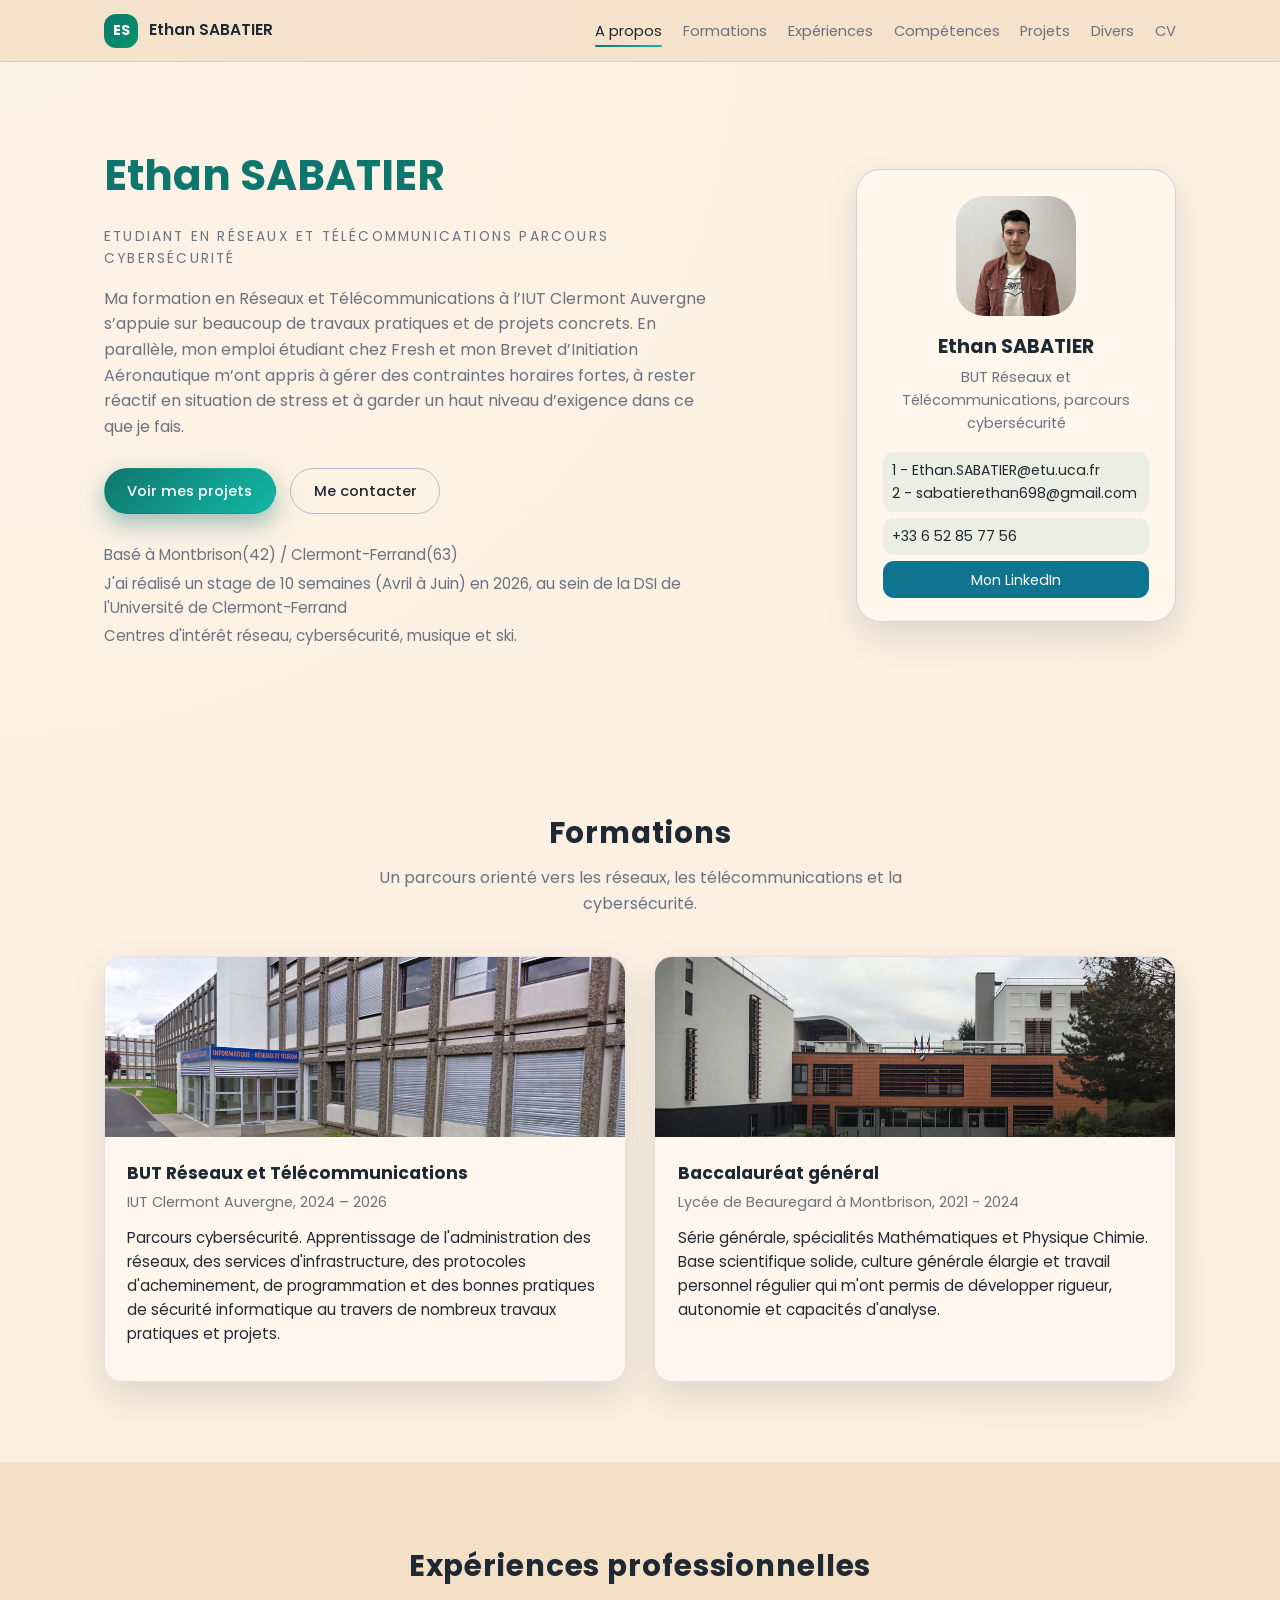
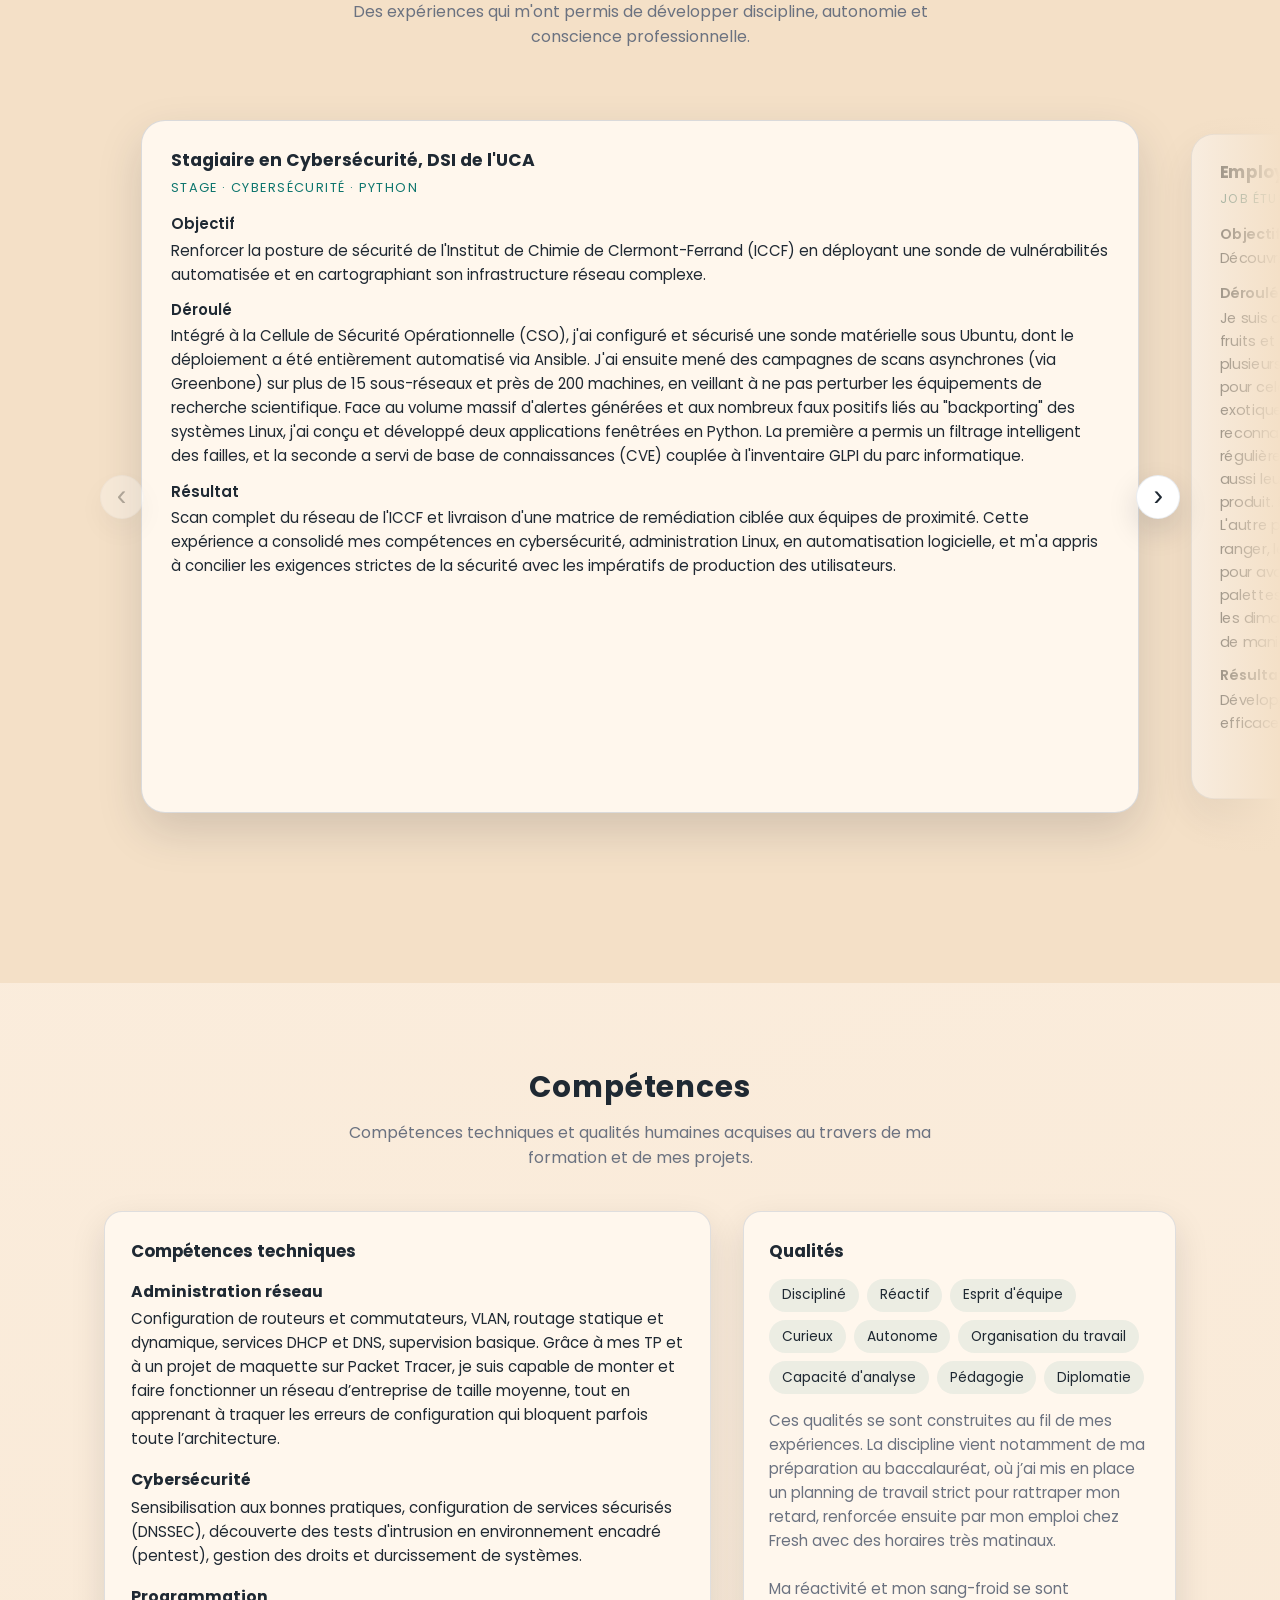
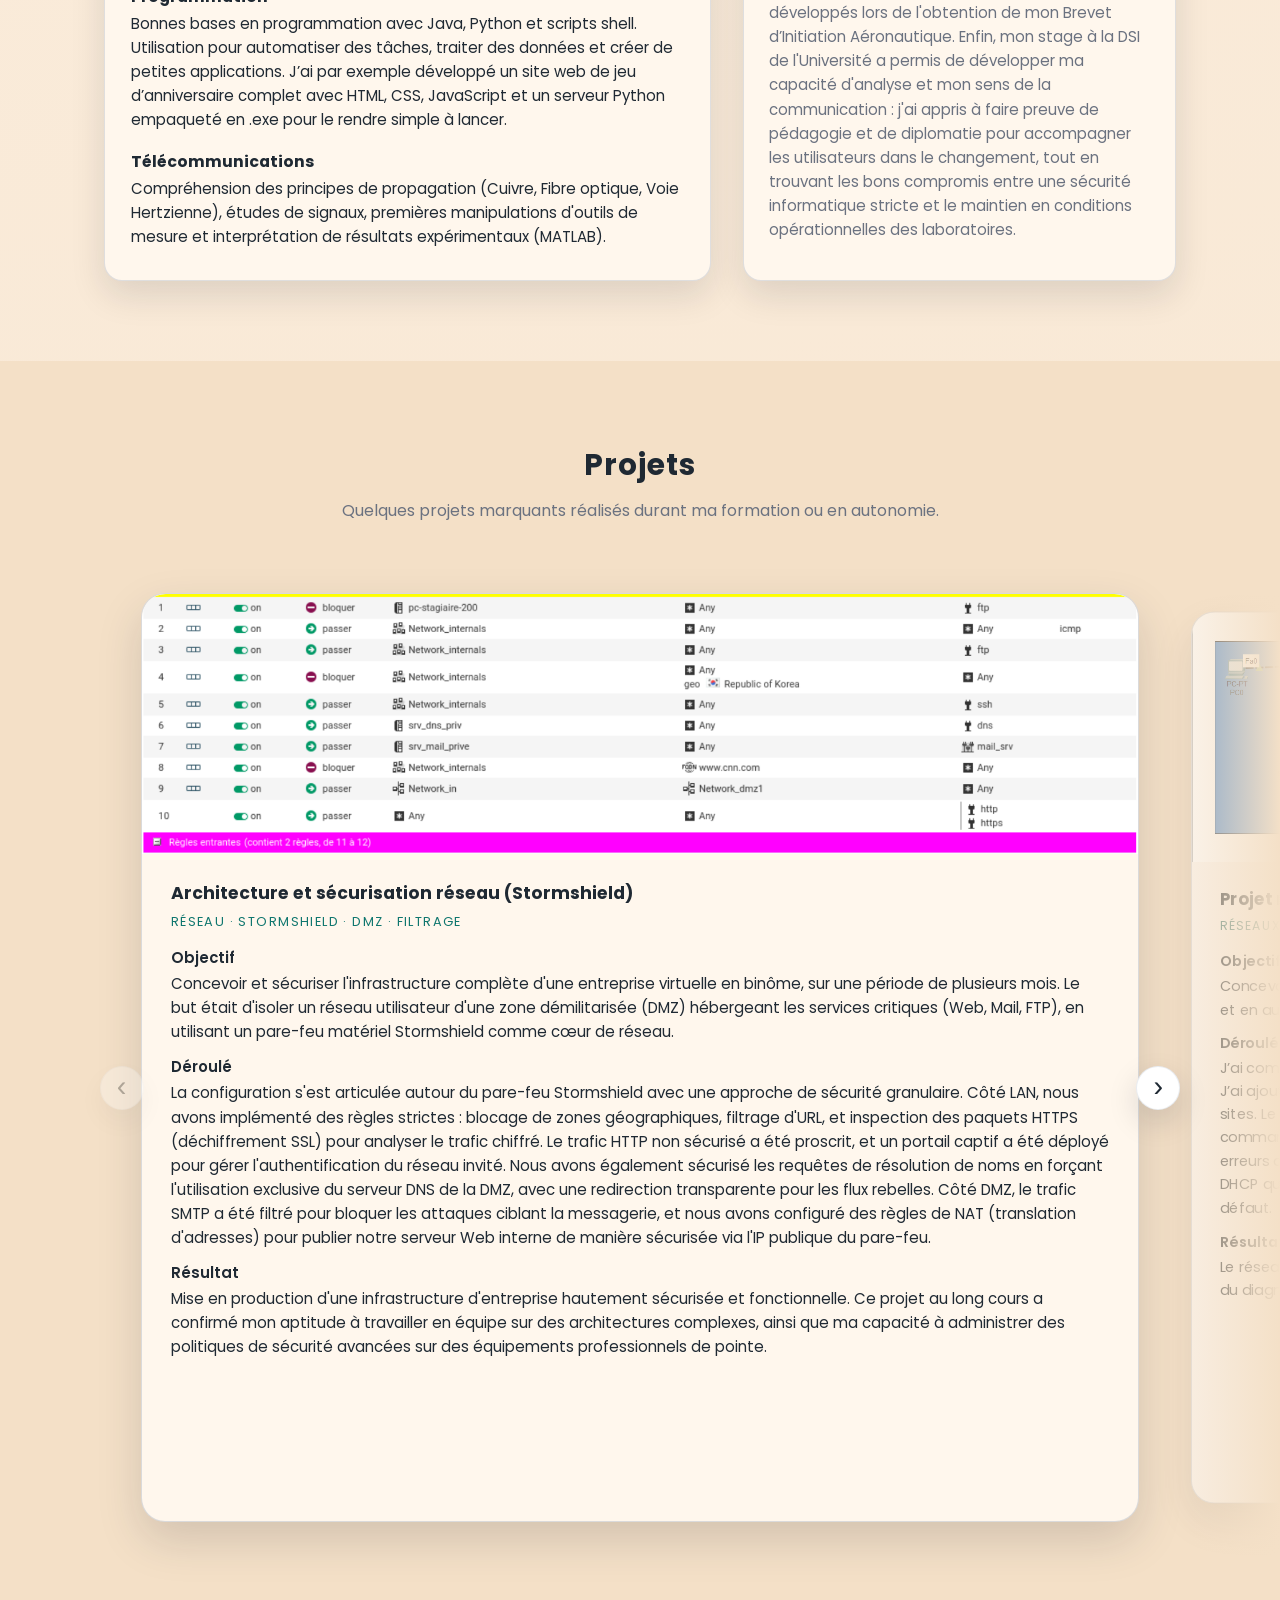
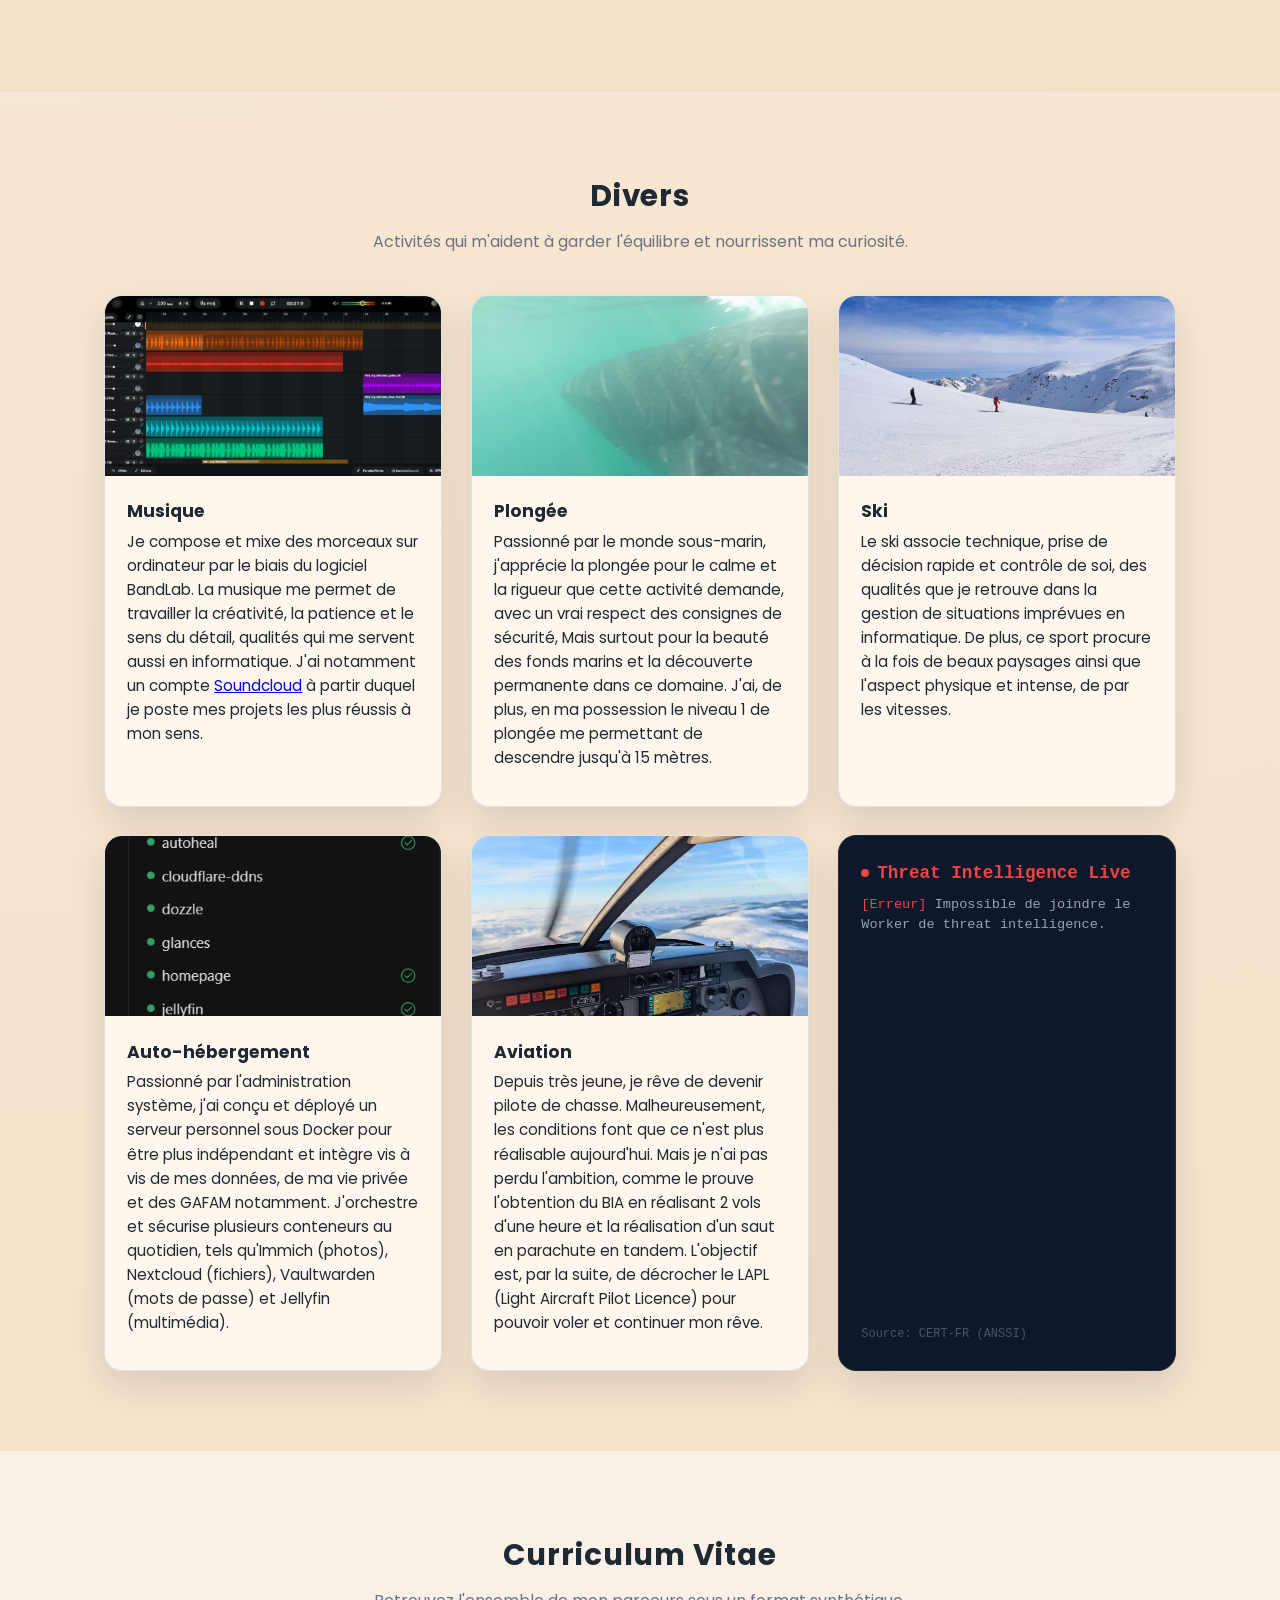
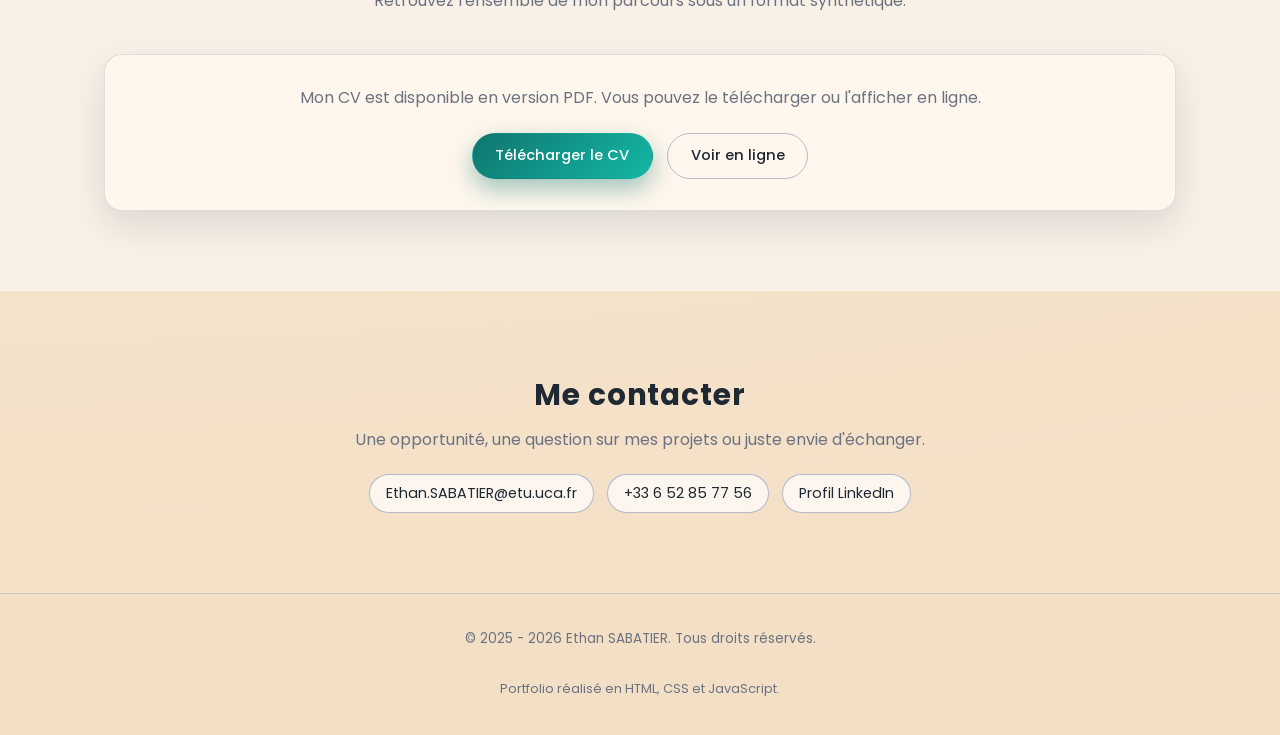
<file: index.html>
<!DOCTYPE html>
<html lang="fr">
<head>
    <meta charset="UTF-8">
    <meta name="viewport" content="width=device-width, initial-scale=1">
    
    <title>Portfolio Ethan SABATIER</title>
    <meta name="description" content="Portfolio d'Ethan SABATIER, étudiant en Réseaux et Télécommunications, parcours cybersécurité.">
    
    <link rel="icon" type="image/png" href="images/portfolio.png"
    <link rel="preconnect" href="https://fonts.googleapis.com">
    <link rel="preconnect" href="https://fonts.gstatic.com" crossorigin>
    <link href="https://fonts.googleapis.com/css2?family=Poppins:wght@300;400;500;600;700&display=swap" rel="stylesheet">
    
    <link rel="stylesheet" href="style.css">
    
    <script async src="https://www.googletagmanager.com/gtag/js?id=G-Q85MC2BFF8"></script>
    <script>
      window.dataLayer = window.dataLayer || [];
      function gtag(){dataLayer.push(arguments);}
      gtag('js', new Date());
      gtag('config', 'G-Q85MC2BFF8');
    </script>
</head>
<body>
<header class="header">
    <div class="header__inner">
        <a href="#a-propos" class="header__brand">
            <span class="header__logo">ES</span>
            <span class="header__name">Ethan SABATIER</span>
        </a>

        <button class="header__toggle" aria-label="Ouvrir le menu">
            <span class="header__bar"></span>
            <span class="header__bar"></span>
        </button>

        <nav class="nav">
            <ul class="nav__list">
                <li><a href="#a-propos" class="nav__link nav__link--active">A propos</a></li>
                <li><a href="#formations" class="nav__link">Formations</a></li>
                <li><a href="#experiences" class="nav__link">Expériences</a></li>
                <li><a href="#competences" class="nav__link">Compétences</a></li>
                <li><a href="#projets" class="nav__link">Projets</a></li>
                <li><a href="#divers" class="nav__link">Divers</a></li>
                <li><a href="#cv" class="nav__link">CV</a></li>
            </ul>
        </nav>
    </div>
</header>

<main>
    
    <section id="a-propos" class="section section--hero">
        <div class="container hero">
            <div class="hero__text">
                <h1 class="hero__title"><span class="accent">Ethan SABATIER</span></h1>
                <p class="hero__eyebrow">Etudiant en Réseaux et Télécommunications parcours Cybersécurité</p>
                <p class="hero__subtitle">
                    Ma formation en Réseaux et Télécommunications à l’IUT Clermont Auvergne s’appuie sur beaucoup de travaux pratiques et de projets concrets.
                    En parallèle, mon emploi étudiant chez Fresh et mon Brevet d’Initiation Aéronautique m’ont appris à gérer des contraintes horaires fortes, à rester réactif en situation de stress et à garder un haut niveau d’exigence dans ce que je fais. 
                </p>
                <div class="hero__actions">
                    <a href="#projets" class="btn btn--primary">Voir mes projets</a>
                    <a href="#contact" class="btn btn--ghost">Me contacter</a>
                </div>
                <ul class="hero__infos">
                    <li>Basé à Montbrison(42) / Clermont-Ferrand(63)</li>
                    <li>J'ai réalisé un stage de 10 semaines (Avril à Juin) en 2026, au sein de la DSI de l'Université de Clermont-Ferrand</li>
                    <li>Centres d'intérêt réseau, cybersécurité, musique et ski.</li>
                </ul>
            </div>

            <aside class="hero__card">
                <div class="hero__avatar-wrapper">
                    
                    <img src="images/Snapchat-942251904.jpg" alt="Photo de Ethan SABATIER" class="hero__avatar">
                </div>
                <h2 class="hero__name">Ethan SABATIER</h2>
                <p class="hero__role">BUT Réseaux et Télécommunications, parcours cybersécurité</p>
                <div class="hero__contact">
                    <a href="mailto:Ethan.SABATIER@etu.uca.fr" class="hero__contact-item">
                        1 - Ethan.SABATIER@etu.uca.fr
                        <br>
                        2 - sabatierethan698@gmail.com
                    </a>
                    <a href="tel:+33652857756" class="hero__contact-item">
                        +33 6 52 85 77 56
                    </a>
                    <a href="https://www.linkedin.com/in/ethan-sabatier-065756345" target="_blank" rel="noreferrer" class="hero__contact-item hero__contact-item--linked">
                        Mon LinkedIn
                    </a>
                </div>
            </aside>
        </div>
    </section>

    
    <section id="formations" class="section">
        <div class="container">
            <header class="section__header">
                <h2 class="section__title">Formations</h2>
                <p class="section__subtitle">
                    Un parcours orienté vers les réseaux, les télécommunications et la cybersécurité.
                </p>
            </header>

            <div class="grid grid--two">
                <article class="card card--education">
                    <div class="card__image-wrapper">
                        
                        <img src="images/iut.png" alt="IUT Clermont Auvergne" class="card__image">
                    </div>
                    <div class="card__body">
                        <h3 class="card__title">BUT Réseaux et Télécommunications</h3>
                        <p class="card__meta">IUT Clermont Auvergne, 2024 – 2026</p>
                        <p class="card__text">
                            Parcours cybersécurité. Apprentissage de l'administration des réseaux, des services
                            d'infrastructure, des protocoles d'acheminement, de programmation et des bonnes pratiques de sécurité
                            informatique au travers de nombreux travaux pratiques et projets.
                        </p>
                    </div>
                </article>

                <article class="card card--education">
                    <div class="card__image-wrapper">
                        <img src="images/lycee.jpg" alt="Lycée général" class="card__image">
                    </div>
                    <div class="card__body">
                        <h3 class="card__title">Baccalauréat général</h3>
                        <p class="card__meta">Lycée de Beauregard à Montbrison, 2021 - 2024</p>
                        <p class="card__text">
                            Série générale, spécialités Mathématiques et Physique Chimie.
                            Base scientifique solide, culture générale élargie et travail personnel régulier qui m'ont
                            permis de développer rigueur, autonomie et capacités d'analyse.
                        </p>
                    </div>
                </article>
            </div>
        </div>
    </section>

    
    <section id="experiences" class="section section--slider-dark">
    <div class="container">
        <header class="section__header">
            <h2 class="section__title">Expériences professionnelles</h2>
            <p class="section__subtitle">
                Des expériences qui m'ont permis de développer discipline, autonomie et conscience professionnelle.
            </p>
        </header>

        <div class="projects">
            <div class="projects__fade projects__fade--left"></div>

            <div class="projects__viewport">
                    <button class="projects__arrow projects__arrow--prev" aria-label="Expérience précédente">‹</button>
                    <button class="projects__arrow projects__arrow--next" aria-label="Expérience suivante">›</button>
                <div class="projects__track">

                    <article class="card projects__card">
                        <div class="card__body">
                            <h3 class="card__title">Stagiaire en Cybersécurité, DSI de l'UCA</h3>
                            <p class="card__tag">STAGE · CYBERSÉCURITÉ · PYTHON</p>

                            <h4 class="card__subtitle">Objectif</h4>
                            <p class="card__text">
                                Renforcer la posture de sécurité de l'Institut de Chimie de Clermont-Ferrand (ICCF) en déployant une sonde de vulnérabilités automatisée et en cartographiant son infrastructure réseau complexe.
                            </p>

                            <h4 class="card__subtitle">Déroulé</h4>
                            <p class="card__text">
                                Intégré à la Cellule de Sécurité Opérationnelle (CSO), j'ai configuré et sécurisé une sonde matérielle sous Ubuntu, dont le déploiement a été entièrement automatisé via Ansible. J'ai ensuite mené des campagnes de scans asynchrones (via Greenbone) sur plus de 15 sous-réseaux et près de 200 machines, en veillant à ne pas perturber les équipements de recherche scientifique. Face au volume massif d'alertes générées et aux nombreux faux positifs liés au "backporting" des systèmes Linux, j'ai conçu et développé deux applications fenêtrées en Python. La première a permis un filtrage intelligent des failles, et la seconde a servi de base de connaissances (CVE) couplée à l'inventaire GLPI du parc informatique.
                            </p>

                            <h4 class="card__subtitle">Résultat</h4>
                            <p class="card__text">
                                Scan complet du réseau de l'ICCF et livraison d'une matrice de remédiation ciblée aux équipes de proximité. Cette expérience a consolidé mes compétences en cybersécurité, administration Linux, en automatisation logicielle, et m'a appris à concilier les exigences strictes de la sécurité avec les impératifs de production des utilisateurs.
                            </p>
                        </div>
                    </article>
                    
                    <article class="card projects__card">
                        <div class="card__body">
                            <h3 class="card__title">Employé polyvalent, Fresh à Montbrison</h3>
                            <p class="card__tag">JOB ÉTUDIANT · FRAIS / FRUITS ET LÉGUMES</p>

                            <h4 class="card__subtitle">Objectif</h4>
                            <p class="card__text">
                                Découvrir le monde du travail, gagner en autonomie et financer mon permis
                                tout en gérant une forte contrainte horaire.
                            </p>

                            <h4 class="card__subtitle">Déroulé</h4>
                            <p class="card__text">
                                Je suis actuellement employé au sein de la société Fresh à Montbrison. C'est une filiale de Grand Frais et qui vend donc des fruits et légumes frais. Je travaille 12H les week-ends et commence tôt les dimanches à 6 heures. A ce poste, j'effectue plusieurs tâches. 70% du temps, je suis à la caisse et ce sont les caissiers qui sont chargés de peser les produits. Il faut donc pour cela que nous les connaissions tous. Je suis donc obligé de savoir reconnaître rapidement tout type de produit exotique et commun tel que le Mangoustan, l'Igname ou encore le Physalis. Mais ce qui est sûrement le plus dur, c'est de reconnaître les différents type de pommes, de poires ou de champignons par exemple. De plus, les produits changent régulièrement suivant les saisons, c'est pour cela qu'il faut une bonne mémoire et adaptabilité, car en plus des produits, il y a aussi leurs codes à retenir. Ces codes sont constitués de 6 chiffres qu'on doit retenir et taper sur la caisse pour retrouver le produit. Par exemple, si un sac de banane passe à la caisse, on doit taper 530304 ou pour les champignons brun 85901. L'autre partie de mon temps, nous nous coordonnons pour tourner et partir de la caisse afin d'aller dans les frigos et de les ranger, les nettoyer et surtout de ramener les articles en rayons ainsi que faire du "Facing" qui consiste à "ranger" les rayon pour avancer les produits, les arranger et les rendre visibles. Le dimanche matin, je commence plus tôt car je dois pointer les palettes de livraison et ses cartons pour vérifier que rien ne manque et out mettre en rayons avant l'ouverture. Me lever tous les dimanches à 6 heures était difficile au début, car la fatigue prenait les dessus mais après m'être habitué et avoir planifié de manière plus structuré mon emploi du temps, j'ai pu surmonter cela.
                            </p>

                            <h4 class="card__subtitle">Résultat</h4>
                            <p class="card__text">
                                Développement d'une grande discipline, d'une bonne gestion de la fatigue,
                                et confirmation de ma capacité à travailler efficacement en équipe
                                sous pression.
                            </p>
                        </div>
                    </article>
                    
                    <article class="card projects__card">
                        <div class="card__body">
                            <h3 class="card__title">Brevet d'initiation aéronautique (BIA)</h3>
                            <p class="card__tag">DIPLÔME · AÉRONAUTIQUE</p>

                            <h4 class="card__subtitle">Objectif</h4>
                            <p class="card__text">
                                Approfondir mes connaissances en aéronautique, découvrir le monde de l’aviation
                                et obtenir le diplôme du BIA, avec l’option anglais pour faciliter de futures
                                démarches dans ce domaine.
                            </p>

                            <h4 class="card__subtitle">Déroulé</h4>
                            <p class="card__text">
                                Cela s'est déroulé de deux manières. Tout d'abord, j'ai eu, répartie sur toute l'année, 40 heures de théories. Ces heures étaient indispensables pour me permettre d'acquérir les connaissances de base de l'aviation. Lors de ces séances, nous étions par groupes de 15 sous la tutelle d’un bénévole ayant le statut d’instructeur de vol, qui est un statut plus élevé que celui de simple pilote avec beaucoup de qualifications. Le programme du BIA est découpé en 5 ou 6 chapitres, car le dernier qui est l’anglais est facultatif. J’ai cependant choisi de le prendre puisqu’il pourrait me permettre par la suite de passer plus aisément les épreuves pour pouvoir voler dans toute l’Europe. Les 5 autres chapitres sont : la météorologie, l’aérodynamique et principe de vol, étude des aéronefs et engins spatiaux, navigation-réglementation et sécurité des vols et pour finir Histoire et culture de l’aéronautique. Au sein de tout ces modules, j’ai appris beaucoup de choses comme le nom et les caractéristiques des nuages (altostratus, cirrus, nimbostratus), l'utilisation des appareils de mesure (anémomètre = vitesse, variomètre, Altimètre = altitude, pression), ou encore comment un avion vole avec ses principes aérodynamiques (assiette, incidence, vent relatif).
                            <br>
                            La deuxième partie est quant à elle pratique. Puisqu'il s'agit tout simplement de piloter un avion en compagnie d'un instructeur. J'ai donc effectué 2 vols de 2 heures qui comprenaient le décollage, le vol et le contrôle de sa trajectoire, vitesse, altitude, et l'atterrissage. Toute la partie réglementaire (la préparation du plan de vol, contacte avec les tours et contrôles des instruments avant et pendant le vol.) a été réalisée par l'instructeur.
                            </p>

                            <h4 class="card__subtitle">Résultat</h4>
                            <p class="card__text">
                                J’ai obtenu le BIA avec mention bien et réussi la partie anglais. Cette expérience
                                m’a permis de gagner en sang-froid, en réactivité et en sens des responsabilités,
                                qualités que je réutilise dans mes études et mes projets techniques.
                            </p>
                        </div>
                    </article>

                </div>
            </div>

            

            <div class="projects__fade projects__fade--right"></div>
        </div>
    </div>
</section>


    
    <section id="competences" class="section">
        <div class="container">
            <header class="section__header">
                <h2 class="section__title">Compétences</h2>
                <p class="section__subtitle">
                    Compétences techniques et qualités humaines acquises au travers de ma formation et de mes projets.
                </p>
            </header>

            <div class="skills">
                <article class="skills__group">
                    <h3 class="skills__title">Compétences techniques</h3>
                    <ul class="skills__list">
                        <li class="skills__item">
                            <h4>Administration réseau</h4>
                            <p>
                                Configuration de routeurs et commutateurs, VLAN, routage statique et dynamique, services DHCP et DNS, supervision basique.
                                Grâce à mes TP et à un projet de maquette sur Packet Tracer, je suis capable de monter et faire fonctionner un réseau d’entreprise de taille moyenne, tout en apprenant à traquer les erreurs de configuration qui bloquent parfois toute l’architecture.
                            </p>
                            <!-- <a href="#projets" class="skills__link">Voir le projet de maquette réseau</a> -->
                        </li>
                        <li class="skills__item">
                            <h4>Cybersécurité</h4>
                            <p>
                                Sensibilisation aux bonnes pratiques, configuration de services sécurisés (DNSSEC), découverte
                                des tests d'intrusion en environnement encadré (pentest), gestion des droits et durcissement de
                                systèmes. 
                            </p>
                            <!-- <a href="#projets" class="skills__link">Voir mes projets sécurité</a> -->
                        </li>
                        <li class="skills__item">
                            <h4>Programmation</h4>
                            <p>
                                Bonnes bases en programmation avec Java, Python et scripts shell. Utilisation pour automatiser des tâches, traiter des données et créer de petites applications.
                                J’ai par exemple développé un site web de jeu d’anniversaire complet avec HTML, CSS, JavaScript et un serveur Python empaqueté en .exe pour le rendre simple à lancer.
                            </p>
                            <!-- <a href="#projets" class="skills__link">Voir les projets de scripts et développement</a> -->
                        </li>
                        <li class="skills__item">
                            <h4>Télécommunications</h4>
                            <p>
                                Compréhension des principes de propagation (Cuivre, Fibre optique, Voie Hertzienne), études de signaux, premières manipulations
                                d'outils de mesure et interprétation de résultats expérimentaux (MATLAB).
                            </p>
                            <!-- <a href="#projets" class="skills__link">Voir le projet expérimental antennes</a> -->
                        </li>
                    </ul>
                </article>

                <article class="skills__group">
                    <h3 class="skills__title">Qualités</h3>
                    <ul class="skills__chips">
                        <li>Discipliné</li>
                        <li>Réactif</li>
                        <li>Esprit d'équipe</li>
                        <li>Curieux</li>
                        <li>Autonome</li>
                        <li>Organisation du travail</li>
                        <li>Capacité d'analyse</li>
                        <li>Pédagogie</li>
                        <li>Diplomatie</li>
                    </ul>
                    <p class="skills__text">
                        Ces qualités se sont construites au fil de mes expériences. La discipline vient notamment de ma préparation au baccalauréat, où j’ai mis en place un planning de travail strict pour rattraper mon retard, renforcée ensuite par mon emploi chez Fresh avec des horaires très matinaux.
                        <br><br>
                        Ma réactivité et mon sang-froid se sont développés lors de l'obtention de mon Brevet d’Initiation Aéronautique. Enfin, mon stage à la DSI de l'Université a permis de développer ma capacité d'analyse et mon sens de la communication : j'ai appris à faire preuve de pédagogie et de diplomatie pour accompagner les utilisateurs dans le changement, tout en trouvant les bons compromis entre une sécurité informatique stricte et le maintien en conditions opérationnelles des laboratoires.
                    </p>
                </article>
            </div>
        </div>
    </section>

    
    <section id="projets" class="section section--slider-dark">
    <div class="container">
        <header class="section__header">
            <h2 class="section__title">Projets</h2>
            <p class="section__subtitle">
                Quelques projets marquants réalisés durant ma formation ou en autonomie.
            </p>
        </header>

        <div class="projects">
            <div class="projects__fade projects__fade--left"></div>

            <div class="projects__viewport">
                <button class="projects__arrow projects__arrow--prev" aria-label="Projet précédent">
                    ‹
                </button>
                <button class="projects__arrow projects__arrow--next" aria-label="Projet suivant">
                    ›
                </button>
                <div class="projects__track">

                    <article class="card projects__card">
                        <div class="card__image-wrapper">
                            <img src="images/firewall.png"
                                alt="Interface de configuration d'un pare-feu Stormshield"
                                class="card__image">
                        </div>
                        <div class="card__body">
                            <h3 class="card__title">Architecture et sécurisation réseau (Stormshield)</h3>
                            <p class="card__tag">RÉSEAU · STORMSHIELD · DMZ · FILTRAGE</p>

                            <h4 class="card__subtitle">Objectif</h4>
                            <p class="card__text">
                                Concevoir et sécuriser l'infrastructure complète d'une entreprise virtuelle en binôme, sur une période de plusieurs mois. Le but était d'isoler un réseau utilisateur d'une zone démilitarisée (DMZ) hébergeant les services critiques (Web, Mail, FTP), en utilisant un pare-feu matériel Stormshield comme cœur de réseau.
                            </p>

                            <h4 class="card__subtitle">Déroulé</h4>
                            <p class="card__text">
                                La configuration s'est articulée autour du pare-feu Stormshield avec une approche de sécurité granulaire. Côté LAN, nous avons implémenté des règles strictes : blocage de zones géographiques, filtrage d'URL, et inspection des paquets HTTPS (déchiffrement SSL) pour analyser le trafic chiffré. Le trafic HTTP non sécurisé a été proscrit, et un portail captif a été déployé pour gérer l'authentification du réseau invité. Nous avons également sécurisé les requêtes de résolution de noms en forçant l'utilisation exclusive du serveur DNS de la DMZ, avec une redirection transparente pour les flux rebelles. Côté DMZ, le trafic SMTP a été filtré pour bloquer les attaques ciblant la messagerie, et nous avons configuré des règles de NAT (translation d'adresses) pour publier notre serveur Web interne de manière sécurisée via l'IP publique du pare-feu.
                            </p>

                            <h4 class="card__subtitle">Résultat</h4>
                            <p class="card__text">
                                Mise en production d'une infrastructure d'entreprise hautement sécurisée et fonctionnelle. Ce projet au long cours a confirmé mon aptitude à travailler en équipe sur des architectures complexes, ainsi que ma capacité à administrer des politiques de sécurité avancées sur des équipements professionnels de pointe.
                            </p>
                        </div>
                    </article>
                    
                    <article class="card projects__card">
                        <div class="card__image-wrapper">
                            <img src="images/pkt.png"
                                alt="Maquette réseau d'entreprise sur Packet Tracer"
                                class="card__image">
                        </div>
                        <div class="card__body">
                            <h3 class="card__title">Projet réseau pour petite entreprise</h3>
                            <p class="card__tag">RÉSEAUX · PACKET TRACER</p>

                            <h4 class="card__subtitle">Objectif</h4>
                            <p class="card__text">
                                Concevoir et configurer un réseau d’entreprise de taille moyenne sur Cisco
                                Packet Tracer dans un temps limité (environ 6H) et en autonomie, en intégrant postes fixes, postes mobiles
                                et services réseau essentiels.
                            </p>

                            <h4 class="card__subtitle">Déroulé</h4>
                            <p class="card__text">
                                J’ai commencé par placer les postes utilisateurs, les points d’accès WiFi
                                pour téléphones et portables, puis un switch central. J’ai ajouté un serveur
                                DHCP pour l’attribution automatique des adresses IP et un serveur DNS pour
                                résoudre des noms de sites. Le routeur a ensuite été configuré avec la
                                bonne adresse de passerelle. Enfin, j’ai testé la connectivité avec la
                                commande <code>ping</code> et corrigé les erreurs de configuration.
                                Cependant, j’ai rencontré plusieurs difficultés, notamment des erreurs de
                                syntaxe dans les commandes Cisco IOS, des conflits d’adresses IP et des
                                problèmes de configuration du serveur DHCP qui nécessitaient un diagnostic
                                minutieux pour être résolus : mauvaise plage d’adresses, absence de
                                passerelle par défaut.
                            </p>

                            <h4 class="card__subtitle">Résultat</h4>
                            <p class="card__text">
                                Le réseau était entièrement fonctionnel. Ce projet m’a appris la minutie
                                nécessaire en configuration réseau et l’importance du diagnostic lorsque
                                la moindre erreur bloque tout le fonctionnement.
                            </p>

                            
                            <!--<a href="#" class="card__link">Voir le compte rendu du projet</a>-->
                        </div>
                    </article>
                    
                    <article class="card projects__card">
                        <div class="card__image-wrapper">
                            <img src="images/extrait_rapport_pentest.jpg"
                                alt="Terminal Kali Linux et outils de pentest"
                                class="card__image">
                        </div>
                        <div class="card__body">
                            <h3 class="card__title">Projet d'initiation au Pentest</h3>
                            <p class="card__tag">CYBERSÉCURITÉ · KALI LINUX · METASPLOIT</p>

                            <h4 class="card__subtitle">Objectif</h4>
                            <p class="card__text">
                                Mener un audit de sécurité pratique sur 5 machines virtuelles (Windows et Linux) de difficulté progressive, et documenter précisément les vecteurs d'attaque et les méthodes d'élévation de privilèges dans un rapport technique complet.
                            </p>

                            <h4 class="card__subtitle">Déroulé</h4>
                            <p class="card__text">
                                Depuis une machine Kali Linux, notre méthodologie débutait par une phase de reconnaissance globale avec <code>nmap</code>. S'il y avait un serveur web, nous procédions à l'énumération des répertoires (Gobuster, Dirbuster), au test d'identifiants par défaut et à l'analyse des versions des autres services exposés. Sur l'une des machines, j'ai exploité une vulnérabilité d'upload sur un site web : au lieu d'une image, le serveur acceptait l'exécution de fichiers malveillants. J'ai donc généré un payload avec <code>msfvenom</code> pour obtenir un reverse shell. L'élévation de privilèges a ensuite été réalisée en détournant le binaire <code>unzip</code> qui possédait des droits administrateur (SUID), en lui passant des instructions spécifiques pour obtenir un shell root.
                            </p>

                            <h4 class="card__subtitle">Résultat</h4>
                            <p class="card__text">
                                Compromission réussie des 5 machines et rédaction d'un rapport d'audit expliquant le "comment" mais surtout le "pourquoi" des vulnérabilités. Ce projet m'a permis de structurer ma méthodologie d'attaque et de consolider ma maîtrise des outils offensifs standards. 
                            </p>
                        </div>
                    </article>

                    <article class="card projects__card">
                        <div class="card__image-wrapper">
                            <img src="images/mat.png"
                                alt="Étude de signaux et canal radio sous MATLAB"
                                class="card__image">
                        </div>
                        <div class="card__body">
                            <h3 class="card__title">Projet Télécommunications et MATLAB</h3>
                            <p class="card__tag">TÉLÉCOMS · MATLAB</p>

                            <h4 class="card__subtitle">Objectif</h4>
                            <p class="card__text">
                                Mettre en pratique des notions de signaux, d’intégration numérique et
                                d’étude de canal radio tout en se familiarisant avec MATLAB et ses outils
                                de simulation.
                            </p>

                            <h4 class="card__subtitle">Déroulé</h4>
                            <p class="card__text">
                                Le projet s’est déroulé en plusieurs parties. Nous avons tracé et manipulé
                                des signaux, puis comparé différentes méthodes de calcul d’intégrale
                                numérique comme les rectangles, trapèzes, Simpson et Monte Carlo, en
                                étudiant leurs erreurs de convergence. Nous avons ensuite appliqué ces
                                méthodes à des signaux mesurés et à l’étude d’un canal radio, avec
                                calcul de puissance, bande occupée et lissage des données.
                            </p>

                            <h4 class="card__subtitle">Résultat</h4>
                            <p class="card__text">
                                Le projet m’a permis de mieux comprendre le lien entre théorie des
                                télécommunications, calculs mathématiques et résultats expérimentaux,
                                tout en gagnant en aisance sur MATLAB.
                            </p>

                            <!--<a href="#" class="card__link">Consulter le rapport du projet</a>-->
                        </div>
                    </article>

                    
                    <article class="card projects__card">
                        <div class="card__image-wrapper">
                            <img src="images/js.png"
                                alt="Backend de site de support informatique en Node.js"
                                class="card__image">
                        </div>
                        <div class="card__body">
                            <h3 class="card__title">Simulation de besoin d’entreprise</h3>
                            <p class="card__tag">BACKEND · NODE.JS · MONGODB</p>

                            <h4 class="card__subtitle">Objectif</h4>
                            <p class="card__text">
                                Répondre au besoin d’une entreprise fictive en développant la partie
                                backend d’un site de support informatique, avec gestion de tickets.
                            </p>

                            <h4 class="card__subtitle">Déroulé</h4>
                            <p class="card__text">
                                Le frontend était fourni, j’ai donc travaillé sur le backend avec Node.js,
                                Express et une base de données MongoDB. J’ai mis en place un serveur,
                                créé des routes pour recevoir et enregistrer les tickets, géré les
                                problèmes de CORS en configurant les bons en-têtes HTTP, puis séparé la
                                logique dans des contrôleurs pour garder un code plus clair et maintenable.
                            </p>

                            <h4 class="card__subtitle">Résultat</h4>
                            <p class="card__text">
                                Le site permet de créer et de stocker les tickets côté serveur. Ce projet
                                m’a montré concrètement le fonctionnement d’un backend moderne et des
                                échanges entre client, serveur et base de données.
                            </p>

                           <!--<a href="#" class="card__link">Voir la documentation technique</a>--> 
                        </div>
                    </article>
                    
                    <article class="card projects__card">
                        <div class="card__image-wrapper">
                            <img src="images/android.png"
                                alt="Maquette réseau d'entreprise sur Packet Tracer"
                                class="card__image">
                        </div>
                        <div class="card__body">
                            <h3 class="card__title">Projet Coffre Fort sur Android Studio</h3>
                            <p class="card__tag">Programmation; Sécurité · Android Studio</p>

                            <h4 class="card__subtitle">Objectif</h4>
                            <p class="card__text">
                                L’objectif de ce projet était de concevoir une application Android capable de stocker des données sensibles de façon sécurisée. Je devais mettre en place un système d’authentification robuste avec mot de passe chiffré et connexion biométrique, assurer une gestion fiable des fichiers dans une base de données locale et garantir une ergonomie simple pour l’utilisateur. Ce projet avait également pour but de renforcer mes compétences en développement mobile, en sécurité des applications et en architecture logicielle tout en appliquant des notions clés vues en cours comme le hachage, la persistance de données et la gestion du cycle de vie Android.
                                
                            </p>

                            <h4 class="card__subtitle">Déroulé</h4>
                            <p class="card__text">
                                J’ai commencé par définir la structure de l’application autour d’un écran de connexion (LoginActivity) et d’un espace sécurisé (MainActivity). J’ai mis en place un stockage chiffré du mot de passe à l’aide de SHA-256 via une classe dédiée SecurityUtils. Une fois l’authentification fonctionnelle, j’ai ajouté la base SQLite pour enregistrer les fichiers et leurs métadonnées, puis intégré l’API BiometricPrompt pour permettre l’accès par empreinte digitale. Enfin, j’ai structuré l’interface et les interactions afin d’assurer une utilisation fluide. Tout au long du projet, j’ai effectué de nombreux tests, résolu des erreurs fréquentes (NullPointerException, configuration Gradle, accès à la base) et amélioré progressivement l’architecture du code.
                                
                            </p>

                            <h4 class="card__subtitle">Résultat</h4>
                            <p class="card__text">
                                Le projet aboutit à une application totalement fonctionnelle permettant de sécuriser des documents sensibles sur un smartphone Android. L’utilisateur peut créer un mot de passe maître, se connecter via biométrie, ajouter ou supprimer des fichiers stockés localement et profiter d’une interface claire. Le système de hachage garantit une protection robuste du mot de passe et la base SQLite assure une gestion fiable et persistante des données. Ce projet m’a permis d’acquérir des compétences concrètes en développement Android, en sécurité applicative et en conception de fonctionnalités critiques, tout en renforçant ma capacité à résoudre des problèmes techniques réels.
                            </p>

                            
                        
                            <!--<a href="#" class="card__link">Voir le compte rendu du projet</a>-->
                        </div>
                    </article>
                </div>
            </div>

            

            <div class="projects__fade projects__fade--right"></div>
        </div>
    </div>
</section>


    
    <section id="divers" class="section">
        <div class="container">
            <header class="section__header">
                <h2 class="section__title">Divers</h2>
                <p class="section__subtitle">
                    Activités qui m'aident à garder l'équilibre et nourrissent ma curiosité.
                </p>
            </header>

            <div class="grid grid--two grid--four-on-desktop hobbies">
                <article class="card card--hobby">
                    <div class="card__image-wrapper">
                        <img src="images/bandlab.png" alt="Musique" class="card__image">
                    </div>
                    <div class="card__body">
                        <h3 class="card__title">Musique</h3>
                        <p class="card__text">
                            Je compose et mixe des morceaux sur ordinateur par le biais du logiciel BandLab. La musique me permet de travailler la
                            créativité, la patience et le sens du détail, qualités qui me servent aussi en informatique. J'ai notamment un compte <a href="https://on.soundcloud.com/P30O1XasiMiONhZQw5" >Soundcloud</a>
                            à partir duquel je poste mes projets les plus réussis à mon sens. 
                        </p>
                    </div>
                </article>

                <article class="card card--hobby">
                    <div class="card__image-wrapper">
                        <img src="images/requin.jpg" alt="Plongée" class="card__image">
                    </div>
                    <div class="card__body">
                        <h3 class="card__title">Plongée</h3>
                        <p class="card__text">
                            Passionné par le monde sous-marin, j'apprécie la plongée pour le calme et la rigueur que
                            cette activité demande, avec un vrai respect des consignes de sécurité, Mais surtout pour la beauté des fonds marins et la découverte permanente dans ce domaine. J'ai, de plus, 
                            en ma possession le niveau 1 de plongée me permettant de descendre jusqu'à 15 mètres. 
                        </p>
                    </div>
                </article>

                <article class="card card--hobby">
                    <div class="card__image-wrapper">
                        <img src="images/ski.jpg" alt="Ski" class="card__image">
                    </div>
                    <div class="card__body">
                        <h3 class="card__title">Ski</h3>
                        <p class="card__text">
                            Le ski associe technique, prise de décision rapide et contrôle de soi, des qualités que
                            je retrouve dans la gestion de situations imprévues en informatique. De plus, ce sport procure à la fois de beaux paysages ainsi que l'aspect physique et intense, de par les vitesses. 
                        </p>
                    </div>
                </article>

                <article class="card card--hobby">
                    <div class="card__image-wrapper">
                        <img src="images/dozzle.png" alt="Interface d'un serveur personnel" class="card__image" loading="lazy">
                    </div>
                    <div class="card__body">
                        <h3 class="card__title">Auto-hébergement</h3>
                        <p class="card__text">
                            Passionné par l'administration système, j'ai conçu et déployé un serveur personnel sous Docker pour être plus indépendant et intègre vis à vis de mes données, de ma vie privée et des GAFAM notamment. J'orchestre et sécurise plusieurs conteneurs au quotidien, tels qu'Immich (photos), Nextcloud (fichiers), Vaultwarden (mots de passe) et Jellyfin (multimédia).
                        </p>
                    </div>
                </article>

                <article class="card card--hobby">
                    <div class="card__image-wrapper">
                        <img src="images/cockpit_avion.jpg" alt="Photo de l'intérieur d'un cockpit DR 400" class="card__image" loading="lazy">
                    </div>
                    <div class="card__body">
                        <h3 class="card__title">Aviation</h3>
                        <p class="card__text">
                            Depuis très jeune, je rêve de devenir pilote de chasse. Malheureusement, les conditions font que ce n'est plus réalisable aujourd'hui. Mais je n'ai pas perdu l'ambition, comme le prouve l'obtention du BIA en réalisant 2 vols d'une heure et la réalisation d'un saut en parachute en tandem. L'objectif est, par la suite, de décrocher le LAPL (Light Aircraft Pilot Licence) pour pouvoir voler et continuer mon rêve.
                        </p>
                    </div>
                </article>

                <article class="card card--hobby" style="background-color: #0f172a; border-color: #1e293b;">
                    <div class="card__body" style="display: flex; flex-direction: column; justify-content: space-between; height: 100%;">
                        <h3 class="card__title"
                            style="color: #ef4444; font-family: monospace; font-size: 1.1rem; margin-bottom: 0.5rem; display: flex; align-items: center; gap: 8px;">
                            <span style="display: inline-block; width: 8px; height: 8px; background-color: #ef4444; border-radius: 50%; animation: pulse 2s infinite;"></span>
                            Threat Intelligence Live
                        </h3>
                        <div id="cve-data" style="font-family: monospace; font-size: 0.85rem; color: #94a3b8; line-height: 1.5; flex-grow: 1;">
                            Initialisation de la sonde...<br>Connexion aux bases de données de vulnérabilités...
                        </div>
                        <p style="margin: 1rem 0 0; font-size: 0.75rem; color: #475569; font-family: monospace;">Source: CERT-FR (ANSSI)</p>
                    </div>
                </article>
                
            </div>
        </div>
    </section>

    
    <section id="cv" class="section section--alt">
        <div class="container">
            <header class="section__header">
                <h2 class="section__title">Curriculum Vitae</h2>
                <p class="section__subtitle">
                    Retrouvez l'ensemble de mon parcours sous un format synthétique.
                </p>
            </header>

            <div class="cv">
                <p class="cv__text">
                    Mon CV est disponible en version PDF. Vous pouvez le télécharger ou l'afficher en ligne.
                </p>
                <div class="cv__actions">
                    
                    <a href="images/CV_Ethan_SABATIER.pdf" class="btn btn--primary" target="_blank" rel="noreferrer" download="CV_Ethan_SABATIER.pdf">
                        Télécharger le CV
                    </a>
                    <a href="cv.html" class="btn btn--ghost" target="_blank">Voir en ligne</a>
                </div>
            </div>
        </div>
    </section>

    
    <section id="contact" class="section section--small">
        <div class="container contact">
            <h2 class="section__title">Me contacter</h2>
            <p class="section__subtitle">
                Une opportunité, une question sur mes projets ou juste envie d'échanger.
            </p>
            <div class="contact__info">
                <a href="mailto:Ethan.SABATIER@etu.uca.fr" class="contact__link">
                    Ethan.SABATIER@etu.uca.fr
                </a>
                <a href="tel:+33652857756" class="contact__link">
                    +33 6 52 85 77 56
                </a>
                <a href="https://www.linkedin.com/in/ethan-sabatier-065756345" target="_blank" rel="noreferrer" class="contact__link">
                    Profil LinkedIn
                </a>
            </div>
        </div>
    </section>
</main>

<footer class="footer">
    <div class="container footer__inner">
        
        <p>© 2025 - <span id="year"></span> Ethan SABATIER. Tous droits réservés.</p>
        <p class="footer__note">Portfolio réalisé en HTML, CSS et JavaScript.</p>
    </div>
</footer>

<script src="script.js"></script>
</body>
</html>
</file>
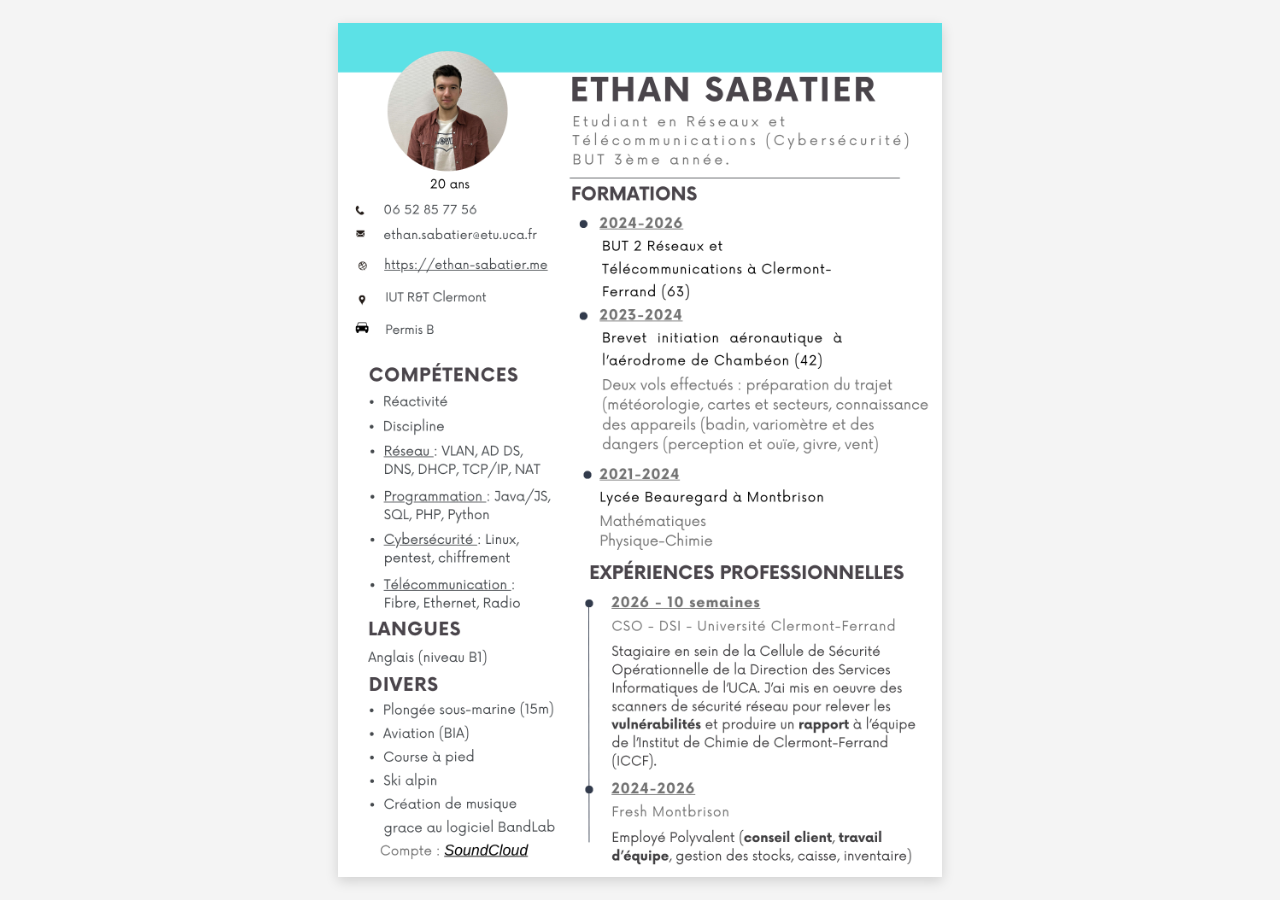
<file: cv.html>
<!DOCTYPE html>
<html lang="fr">
<head>
    <meta charset="UTF-8">
    <meta name="viewport" content="width=device-width, initial-scale=1.0">
    <title>CV Ethan Sabatier</title>
    <style>
        body {
            margin: 0;
            display: flex;
            justify-content: center;
            align-items: center; 
            min-height: 100vh;
            background-color: #f4f4f4; 
            overflow: hidden; /* Empêche l'apparition des barres de défilement */
        }

        img {
            max-height: 95vh; 
            max-width: 95vw;  
            height: auto;
            width: auto;
            object-fit: contain;
            display: block;
            box-shadow: 0 4px 12px rgba(0, 0, 0, 0.15); /* Ombre légère pour faire ressortir la feuille */
        }
    </style>
</head>
<body>
    <img src="images/CV_Ethan_SABATIER.png" alt="CV Ethan Sabatier">
</body>
</html>
</file>
<file: style.css>
:root {
    --bg-page: #f4e0c7;
    --bg-alt: #f9f1e7;
    --bg-card: #fff7ed;
    --primary: #0f766e;
    --primary-soft: rgba(15, 118, 110, 0.08);
    --accent: #0f766e;
    --text-main: #1f2933;
    --text-muted: #6b7280;
    --border-soft: rgba(148, 163, 184, 0.4);
    --radius-lg: 24px;
    --radius-card: 18px;
    --shadow-soft: 0 18px 45px rgba(15, 23, 42, 0.15);
    --shadow-card: 0 14px 35px rgba(15, 23, 42, 0.12);
    --transition-fast: 180ms ease;
    --transition-med: 260ms ease;
}

/* Base */

*,
*::before,
*::after {
    box-sizing: border-box;
}

html {
    scroll-behavior: smooth;
}

body {
    margin: 0;
    font-family: "Poppins", system-ui, -apple-system, BlinkMacSystemFont, sans-serif;
    background: radial-gradient(circle at top left, #fef3e7, var(--bg-page));
    color: var(--text-main);
    line-height: 1.6;
    overflow-x: hidden;
}

/* Layout helpers */

.container {
    width: 100%;
    max-width: 1120px;
    margin: 0 auto;
    padding: 0 1.5rem;
}

.section {
    padding: 5rem 0;
}

.section--hero {
    padding-top: 7rem;
}

.section--alt {
    background: var(--bg-alt);
}

.section--small {
    padding: 3.5rem 0 4rem;
}

.section__header {
    text-align: center;
    margin-bottom: 2.5rem;
}

.section__title {
    font-size: clamp(1.8rem, 2.3vw, 2.2rem);
    margin: 0 0 0.6rem;
    letter-spacing: 0.03em;
}

.section__subtitle {
    /* L'ancienne marge 'margin: 0;' sera remplacée par 'margin: 0 auto;' */
    max-width: 640px;
    color: var(--text-muted);

    /* MODIFICATION CLÉ : Centre le bloc horizontalement */
    margin: 0 auto; 
}

/* Header */

.header {
    position: sticky;
    top: 0;
    z-index: 40;
    backdrop-filter: blur(18px);
    background: rgba(244, 224, 199, 0.86);
    border-bottom: 1px solid rgba(148, 163, 184, 0.35);
}

.header__inner {
    display: flex;
    align-items: center;
    justify-content: space-between;
    padding: 0.85rem 1.5rem;
    max-width: 1120px;
    margin: 0 auto;
}

.header__brand {
    display: inline-flex;
    align-items: center;
    gap: 0.7rem;
    text-decoration: none;
    color: var(--text-main);
}

.header__logo {
    width: 34px;
    height: 34px;
    border-radius: 12px;
    background: linear-gradient(135deg, #0f766e, #059669);
    display: inline-flex;
    align-items: center;
    justify-content: center;
    font-weight: 700;
    color: #ffffff;
    font-size: 0.9rem;
}

.header__name {
    font-weight: 600;
    font-size: 0.97rem;
}

/* Navigation */

.nav {
    display: flex;
}

.nav__list {
    list-style: none;
    display: flex;
    padding: 0;
    margin: 0;
    gap: 1.3rem;
}

.nav__link {
    position: relative;
    font-size: 0.92rem;
    text-decoration: none;
    color: var(--text-muted);
    padding-bottom: 0.2rem;
    transition: color var(--transition-fast);
}

.nav__link::after {
    content: "";
    position: absolute;
    inset-inline: 0;
    bottom: -0.2rem;
    height: 2px;
    border-radius: 999px;
    background: linear-gradient(90deg, #0f766e, #14b8a6);
    transform: scaleX(0);
    transform-origin: center;
    transition: transform var(--transition-med);
}

.nav__link:hover {
    color: var(--text-main);
}

.nav__link--active {
    color: var(--text-main);
}

.nav__link--active::after {
    transform: scaleX(1);
}

/* Burger */

.header__toggle {
    display: none;
    border: none;
    background: transparent;
    cursor: pointer;
    padding: 0.4rem;
}

.header__bar {
    display: block;
    width: 22px;
    height: 2px;
    margin: 4px 0;
    background: #111827;
    border-radius: 999px;
    transition: transform var(--transition-fast), opacity var(--transition-fast);
}

/* Hero */

.hero {
    display: grid;
    gap: 2.5rem;
    align-items: center;
}

.hero__text {
    max-width: 620px;
}

.hero__eyebrow {
    font-size: 0.86rem;
    text-transform: uppercase;
    letter-spacing: 0.16em;
    color: var(--text-muted);
    margin-bottom: 0.6rem;
}

.hero__title {
    font-size: clamp(2.2rem, 3.3vw, 3rem);
    margin: 0 0 1rem;
}

.accent {
    color: var(--accent);
}

.hero__subtitle {
    color: var(--text-muted);
    margin-bottom: 1.8rem;
}

.hero__actions {
    display: flex;
    flex-wrap: wrap;
    gap: 0.9rem;
    margin-bottom: 1.8rem;
}

.hero__infos {
    list-style: none;
    padding: 0;
    margin: 0;
    color: var(--text-muted);
    font-size: 0.95rem;
}

.hero__infos li + li {
    margin-top: 0.25rem;
}

/* Hero card */

.hero__card {
    background: rgba(255, 247, 237, 0.97);
    border-radius: var(--radius-lg);
    padding: 1.6rem 1.6rem 1.4rem;
    box-shadow: var(--shadow-card);
    border: 1px solid var(--border-soft);
    max-width: 320px;
    justify-self: end;
}

.hero__avatar-wrapper {
    width: 120px;
    height: 120px;
    border-radius: 28px;
    overflow: hidden;
    margin: 0 auto 1rem;
    background: #e5e7eb;
}

.hero__avatar {
    width: 100%;
    height: 100%;
    object-fit: cover;
}

.hero__name {
    text-align: center;
    margin: 0;
    font-size: 1.2rem;
}

.hero__role {
    text-align: center;
    margin: 0.2rem 0 1.1rem;
    font-size: 0.9rem;
    color: var(--text-muted);
}

.hero__contact {
    display: flex;
    flex-direction: column;
    gap: 0.4rem;
    font-size: 0.88rem;
}

.hero__contact-item {
    text-decoration: none;
    color: var(--text-main);
    padding: 0.45rem 0.6rem;
    border-radius: 0.7rem;
    background: var(--primary-soft);
}

.hero__contact-item--linked {
    display: inline-flex;
    justify-content: center;
    background: #0e7490;
    color: #ffffff;
}

/* Buttons */

.btn {
    display: inline-flex;
    align-items: center;
    justify-content: center;
    padding: 0.65rem 1.4rem;
    border-radius: 999px;
    border: 1px solid transparent;
    font-size: 0.92rem;
    font-weight: 500;
    cursor: pointer;
    text-decoration: none;
    outline: none;
    transition: background var(--transition-fast), color var(--transition-fast), transform var(--transition-fast), box-shadow var(--transition-fast), border-color var(--transition-fast);
}

.btn--primary {
    background: linear-gradient(135deg, #0f766e, #14b8a6);
    color: #ffffff;
    box-shadow: 0 10px 25px rgba(15, 118, 110, 0.4);
}

.btn--primary:hover {
    transform: translateY(-1px);
    box-shadow: 0 16px 40px rgba(15, 118, 110, 0.45);
}

.btn--ghost {
    background: transparent;
    border-color: rgba(148, 163, 184, 0.7);
    color: var(--text-main);
}

.btn--ghost:hover {
    background: rgba(255, 255, 255, 0.6);
}

/* Cards and grids */

.grid {
    display: grid;
    gap: 1.8rem;
}

.grid--two {
    grid-template-columns: minmax(0, 1fr);
}

.grid--four-on-desktop {
    grid-template-columns: repeat(2, minmax(0, 1fr));
}

.card {
    background: var(--bg-card);
    border-radius: var(--radius-card);
    box-shadow: var(--shadow-card);
    border: 1px solid rgba(148, 163, 184, 0.25);
    overflow: hidden;
    display: flex;
    flex-direction: column;
    min-height: 100%;
}

.card__image-wrapper {
    height: 180px;
    overflow: hidden;
}

.card__image {
    width: 100%;
    height: 100%;
    object-fit: cover;
    display: block;
}

.card__body {
    padding: 1.4rem 1.4rem 1.6rem;
}

.card__title {
    margin: 0 0 0.25rem;
    font-size: 1.08rem;
}

.card__meta {
    margin: 0 0 0.7rem;
    color: var(--text-muted);
    font-size: 0.9rem;
}

.card__text {
    margin: 0 0 0.6rem;
    font-size: 0.94rem;
}

.card__subtitle {
    margin: 0.7rem 0 0.15rem;
    font-size: 0.93rem;
    font-weight: 600;
}

.card__tag {
    font-size: 0.8rem;
    text-transform: uppercase;
    letter-spacing: 0.11em;
    color: var(--accent);
    margin: 0 0 0.85rem;
}

.card__link {
    margin-top: 0.9rem;
    display: inline-flex;
    font-size: 0.9rem;
    color: #0e7490;
    text-decoration: none;
}

.card__link:hover {
    text-decoration: underline;
}

/* Experience */

.experience {
    background: var(--bg-card);
    border-radius: var(--radius-card);
    border: 1px solid rgba(148, 163, 184, 0.35);
    box-shadow: var(--shadow-soft);
    padding: 1.7rem 1.7rem 1.5rem;
}

.experience__header {
    display: flex;
    flex-direction: column;
    gap: 0.2rem;
    margin-bottom: 1.1rem;
}

.experience__title {
    margin: 0;
    font-size: 1.15rem;
}

.experience__meta {
    margin: 0;
    color: var(--text-muted);
    font-size: 0.9rem;
}

.experience__content {
    display: grid;
    gap: 1rem;
}

.experience__block h4 {
    margin: 0 0 0.15rem;
    font-size: 0.97rem;
}

.experience__block p {
    margin: 0;
    font-size: 0.94rem;
}

/* Skills */

.skills {
    display: grid;
    gap: 2rem;
}

.skills__group {
    background: var(--bg-card);
    border-radius: var(--radius-card);
    padding: 1.6rem;
    border: 1px solid rgba(148, 163, 184, 0.3);
    box-shadow: var(--shadow-card);
}

.skills__title {
    margin: 0 0 0.9rem;
    font-size: 1.05rem;
}

.skills__list {
    list-style: none;
    padding: 0;
    margin: 0;
}

.skills__item + .skills__item {
    margin-top: 1rem;
}

.skills__item h4 {
    margin: 0 0 0.2rem;
    font-size: 0.98rem;
}

.skills__item p {
    margin: 0.1rem 0 0.35rem;
    font-size: 0.94rem;
}

.skills__link {
    font-size: 0.9rem;
    text-decoration: none;
    color: #0e7490;
}

.skills__link:hover {
    text-decoration: underline;
}

.skills__chips {
    list-style: none;
    padding: 0;
    margin: 0 0 0.9rem;
    display: flex;
    flex-wrap: wrap;
    gap: 0.5rem;
}

.skills__chips li {
    border-radius: 999px;
    padding: 0.35rem 0.8rem;
    font-size: 0.86rem;
    background: var(--primary-soft);
}

.skills__text {
    margin: 0;
    font-size: 0.94rem;
    color: var(--text-muted);
}

/* Hobbies */

.hobbies .card--hobby {
    transition: transform var(--transition-med), box-shadow var(--transition-med), border-color var(--transition-med);
}

.hobbies .card--hobby:hover {
    transform: translateY(-4px);
    box-shadow: 0 18px 45px rgba(15, 23, 42, 0.25);
}

/* CV */

.cv {
    background: var(--bg-card);
    border-radius: var(--radius-card);
    border: 1px solid rgba(148, 163, 184, 0.3);
    padding: 1.9rem 1.6rem;
    box-shadow: var(--shadow-card);
    text-align: center;
}

.cv__text {
    margin: 0 0 1.4rem;
    color: var(--text-muted);
}

.cv__actions {
    display: flex;
    flex-wrap: wrap;
    justify-content: center;
    gap: 0.9rem;
}

/* Contact */

.contact {
    text-align: center;
}

.contact__info {
    margin-top: 1.3rem;
    display: flex;
    flex-wrap: wrap;
    justify-content: center;
    gap: 0.8rem;
}

.contact__link {
    text-decoration: none;
    padding: 0.45rem 1rem;
    border-radius: 999px;
    border: 1px solid rgba(148, 163, 184, 0.7);
    font-size: 0.9rem;
    color: var(--text-main);
    background: rgba(255, 255, 255, 0.7);
}

/* Footer */

.footer {
    border-top: 1px solid rgba(148, 163, 184, 0.4);
    padding: 1.3rem 0 1.4rem;
    background: rgba(244, 224, 199, 0.95);
}

.footer__inner {
    display: flex;
    flex-direction: column;
    gap: 0.2rem;
    align-items: center;
    font-size: 0.84rem;
    color: var(--text-muted);
}

.footer__note {
    font-size: 0.8rem;
}

/* Scroll reveal */

.section {
    padding: 5rem 0;
    opacity: 0;
    transform: translateY(16px);
    transition: opacity 300ms ease-out, transform 300ms ease-out;
}

.section.is-visible {
    opacity: 1;
    transform: translateY(0);
}



/* Responsive global */

@media (min-width: 720px) {
    .hero {
        grid-template-columns: minmax(0, 1.6fr) minmax(0, 1fr);
        gap: 3rem;
    }

    .grid--two {
        grid-template-columns: repeat(2, minmax(0, 1fr));
    }

    .skills {
        grid-template-columns: minmax(0, 1.4fr) minmax(0, 1fr);
    }
}

@media (min-width: 980px) {
    .grid--four-on-desktop {
        grid-template-columns: repeat(auto-fit, minmax(320px, 1fr));
    }
}

@media (max-width: 768px) {
    .header__toggle {
        display: inline-block;
    }

    .nav {
        position: absolute;
        inset-inline: 0;
        top: 100%;
        background: rgba(244, 224, 199, 0.98);
        max-height: 0;
        overflow: hidden;
        transition: max-height 220ms ease;
        box-shadow: 0 18px 35px rgba(15, 23, 42, 0.25);
    }

    .nav--open {
        max-height: 320px;
    }

    .nav__list {
        flex-direction: column;
        padding: 0.7rem 1.5rem 1rem;
        gap: 0.6rem;
    }

    .hero__card {
        justify-self: stretch;
        max-width: 100%;
    }
}

@media (max-width: 480px) {
    .header__name {
        display: none;
    }

    .hero__actions {
        flex-direction: column;
        align-items: stretch;
    }

    .hero__card {
        padding: 1.4rem 1.2rem;
    }
}

/* ============================
   SECTION PROJETS — VERSION PROPRE
   ============================ */

/* Conteneur global centré */
/* Conteneur global Projets (comme les autres sections) */
/* SECTION PROJETS — VERSION PROPRE */

/* Conteneur global Projets */
/* Dans la section PROJETS — VERSION PROPRE */
/* Conteneur global Projets (comme les autres sections) */
.projects {
    position: relative;
    width: 100%;
}

.projects__viewport {
    position: relative;
    
    overflow-x: hidden;
    overflow-y: visible;

    width: 100vw;                 /* largeur EXACTE de l’écran */
    margin-left: 50%;
    transform: translateX(-50%);  /* centre le viewport sur l’écran */
}

/* Fondu sur les côtés */
.projects__viewport::before,
.projects__viewport::after {
    content: "";
    position: absolute;
    top: 0;
    bottom: 0;
    width: 90px;
    pointer-events: none;
    z-index: 10;
}

.projects__viewport::before {
    left: 0;
    background: linear-gradient(
        to right,
        var(--bg-page) 0,
        transparent 100%
    );
}

.projects__viewport::after {
    right: 0;
    background: linear-gradient(
        to left,
        var(--bg-page) 0,
        transparent 100%
    );
}



/* Track horizontal */
.projects__track {
    display: flex;
    gap: 2rem;
    transition: transform 300ms ease;
    
    /* NOUVEAU : Ajout de l'espace vertical pour l'ombre */
    padding-top: 30px; 
    padding-bottom: 10vh;
}


/* Slides */
.projects__card {
    flex: 0 0 78%;
    max-width: 78%;
    background: var(--bg-card);
    border-radius: 24px;
    border: 1px solid rgba(148, 163, 184, 0.35);
    box-shadow: var(--shadow-soft);
    
    /* MODIFICATIONS CLÉS POUR LA TAILLE ET L'OPACITÉ */
    opacity: 1; /* Toutes les cartes sont visibles à 100% */
    transform: scale(1); /* Toutes les cartes sont à taille réelle (pas de réduction) */
    filter: grayscale(0); /* Toutes les cartes en couleur */
    transition: transform .25s ease, opacity .25s ease, filter .25s ease;
}

/* Carte active au centre */
.projects__card.is-active {
    opacity: 1;
    transform: scale(1);
    filter: grayscale(0);
}

/* Carte suivante un peu plus visible */
.projects__card.is-next {
    opacity: 0.6;
    transform: scale(0.96);
    filter: grayscale(0.4);
}

/* Image en haut (optionnelle) */
.projects__card .card__image-wrapper {
    height: 260px;
    border-radius: 24px 24px 0 0;
    overflow: hidden;
}

.projects__card .card__image {
    width: 100%;
    height: 100%;
    object-fit: cover;
}

.projects__card .card__body {
    padding: 1.6rem 1.8rem 2rem;
}


/* =========================================
   FLÈCHES DU SLIDER (Design et Position)
   ========================================= */

/* 1. Le design de base de la flèche */
.projects__arrow {
    position: absolute; /* Indispensable pour les placer sur les côtés */
    top: 50%; /* Centrage vertical */
    transform: translateY(-50%);
    border: 1px solid rgba(148, 163, 184, 0.2); /* Légère bordure propre */
    background: white;
    width: 44px;
    height: 44px;
    border-radius: 50%; /* Forme ronde */
    box-shadow: 0 12px 30px rgba(15, 23, 42, 0.15);
    font-size: 1.8rem;
    color: var(--text-main);
    cursor: pointer;
    z-index: 20;
    
    /* Centrage parfait du chevron à l'intérieur du bouton */
    display: flex;
    align-items: center;
    justify-content: center;
    padding-bottom: 4px; /* Ajustement optique pour les caractères < et > */
    transition: transform var(--transition-fast), box-shadow var(--transition-fast);
}

.projects__arrow:hover {
    transform: translateY(-50%) scale(1.08);
    box-shadow: 0 16px 35px rgba(15, 23, 42, 0.25);
}

.projects__arrow[disabled] {
    opacity: 0.3;
    pointer-events: none;
}

/* Positionnement des flèches par rapport au viewport (100vw) */
.projects__arrow--prev {
    /* 5.5% est le milieu exact de la marge de 11% laissée par la carte de 78%. 
       On soustrait 22px (la moitié des 44px du bouton) pour un centrage parfait */
    left: calc(9.5% - 22px); 
}

.projects__arrow--next {
    right: calc(9.5% - 22px);
}

/* Ajustements pour éviter que les flèches ne touchent les bords sur les plus petits écrans */
@media (max-width: 1120px) {
    .projects__arrow--prev {
        left: 2%;
    }
    .projects__arrow--next {
        right: 2%;
    }
}

@media (max-width: 768px) {
    .projects__arrow--prev {
        left: 1%;
    }
    .projects__arrow--next {
        right: 1%;
    }
}


.projects__arrow:hover {
    transform: translateY(-50%) scale(1.1);
}

.projects__arrow[disabled] {
    opacity: 0.3;
    pointer-events: none;
}

.section--slider-dark {
    background: var(--bg-page);   /* même beige que le body */
}
/* 1. État par défaut de TOUTES les cartes (l'état "enfoncé" et inactif) */
.projects__card {
    flex: 0 0 78%;
    max-width: 78%;
    background: var(--bg-card);
    border-radius: 24px;
    border: 1px solid rgba(148, 163, 184, 0.35);
    box-shadow: var(--shadow-soft);
    
    /* Nouvelles valeurs par défaut */
    opacity: 0.6;
    transform: scale(0.96);
    filter: grayscale(0.4);
    transition: transform .25s ease, opacity .25s ease, filter .25s ease;
}

/* 2. État exclusif à la carte centrale (l'état actif) */
.projects__card.is-active {
    opacity: 1;
    transform: scale(1);
    filter: grayscale(0);
}

/* .projects__card.is-next,
.projects__card.is-prev {
    opacity: 0.6;
    transform: scale(0.96);
    filter: grayscale(0.4);
} */

/* Responsive */
@media (max-width: 880px) {
    .projects__card {
        flex: 0 0 90%;
        max-width: 90%;
    }
}

@media (max-width: 600px) {
    .projects__card {
        flex: 0 0 100%;
        max-width: 100%;
        border-radius: 20px;
    }

    .projects__card .card__image-wrapper {
        height: 190px;
    }
}

@keyframes pulse {
    0% { transform: scale(0.95); box-shadow: 0 0 0 0 rgba(239, 68, 68, 0.7); }
    70% { transform: scale(1); box-shadow: 0 0 0 6px rgba(239, 68, 68, 0); }
    100% { transform: scale(0.95); box-shadow: 0 0 0 0 rgba(239, 68, 68, 0); }
}
</file>
